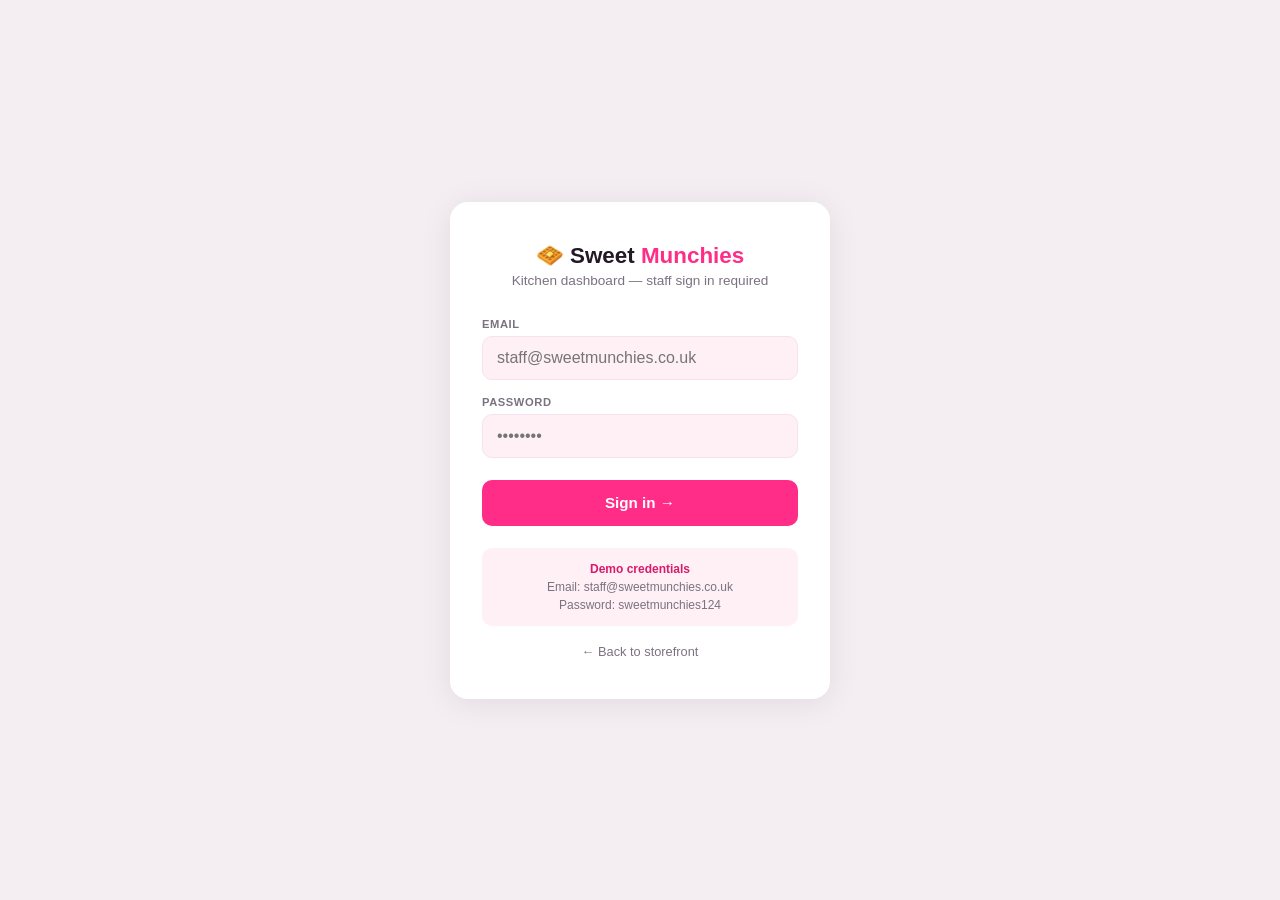
<file: admin.html>
<!DOCTYPE html>
<html lang="en-GB">
<head>
<meta charset="utf-8">
<meta name="viewport" content="width=device-width, initial-scale=1, viewport-fit=cover">
<meta name="theme-color" content="#241726">
<title>Sweet Munchies — Kitchen</title>
<link rel="icon" href="img/icon-180.png">
<link rel="stylesheet" href="css/style.css">
<style>
body{background:#f4eef2}
.admin{max-width:900px;margin:0 auto;background:#fff;min-height:100vh;padding-bottom:80px}
.abar{position:sticky;top:0;z-index:40;background:var(--ink);color:#fff;
  padding:calc(13px + env(safe-area-inset-top)) 18px 13px;display:flex;align-items:center;gap:12px}
.abar h1{margin:0;font-size:17px;font-weight:800;flex:1}
.abar .stamp{font-size:11px;opacity:.65}
.refresh{width:44px;height:44px;border-radius:50%;background:rgba(255,255,255,.12);
  display:flex;align-items:center;justify-content:center;color:#fff}
.refresh svg{width:20px;height:20px}
.tabs{display:flex;border-bottom:1px solid var(--border);position:sticky;
  top:calc(56px + env(safe-area-inset-top));background:#fff;z-index:30}
.tab{flex:1;min-height:50px;font-size:14px;font-weight:700;color:var(--muted);
  border-bottom:3px solid transparent}
.tab.on{color:var(--pink);border-bottom-color:var(--pink)}
.stats{display:grid;grid-template-columns:1fr 1fr;gap:12px;padding:16px 18px 4px}
.stat{background:var(--pink-soft);border-radius:16px;padding:14px}
.stat b{display:block;font-size:24px;font-weight:900;color:var(--ink);line-height:1.1}
.stat span{font-size:12px;color:var(--pink-dark);font-weight:700}
.ordercard{margin:14px 18px;border:1px solid var(--border);border-radius:16px;overflow:hidden}
.oc-head{display:flex;align-items:center;gap:10px;padding:14px 16px;background:#fbf6f9}
.oc-ref{font-weight:900;font-size:16px}
.pill{font-size:11px;font-weight:800;padding:5px 11px;border-radius:999px;text-transform:uppercase;letter-spacing:.4px}
.p-placed{background:#fff2cc;color:#8a6100}
.p-preparing{background:#ffe0ef;color:#a3105c}
.p-on_the_way,.p-ready{background:#dbeafe;color:#1e40af}
.p-completed{background:#dcfce7;color:#0a6b36}
.p-cancelled{background:#f1f1f1;color:#666}
.oc-time{margin-left:auto;font-size:12px;color:var(--muted)}
.oc-body{padding:14px 16px}
.oc-cust{font-weight:700;font-size:15px}
.oc-meta{font-size:13px;color:var(--muted);margin-top:2px;line-height:1.45}
.oc-items{margin:12px 0 0;padding:12px 0 0;border-top:1px solid var(--border);font-size:14px}
.oc-item{display:flex;justify-content:space-between;gap:12px;padding:4px 0}
.oc-item i{font-style:normal;color:var(--muted);font-size:12.5px;display:block}
.oc-note{margin-top:10px;background:#fff8e1;border-radius:10px;padding:10px 12px;
  font-size:13px;color:#7a5c00;font-weight:600}
.oc-total{display:flex;justify-content:space-between;margin-top:12px;padding-top:12px;
  border-top:1px solid var(--border);font-weight:800;font-size:16px}
.oc-actions{display:flex;gap:8px;padding:0 16px 16px;flex-wrap:wrap}
.oc-actions button{flex:1;min-width:120px;min-height:46px;border-radius:12px;
  font-weight:700;font-size:14px;background:var(--pink);color:#fff}
.oc-actions .sec{background:#f3eef1;color:var(--ink)}
.custrow{display:flex;gap:12px;align-items:center;padding:14px 18px;border-bottom:1px solid var(--border)}
.custrow b{display:block;font-size:15px}
.custrow span{font-size:12.5px;color:var(--muted)}
.custrow .right{margin-left:auto;text-align:right}
.optin-yes{color:var(--green);font-weight:800;font-size:12px}
.updated{font-size:12px;color:var(--muted);padding:10px 18px 0;text-align:center}
@media (min-width:768px){.stats{grid-template-columns:repeat(4,1fr)}}
</style>
</head>
<body>
<div class="admin">
  <div class="abar">
    <img src="img/logo.png" alt="" style="height:34px;width:auto">
    <div style="flex:1">
      <h1>Kitchen</h1>
      <div class="stamp">124 Oxford Road · demo build</div>
    </div>
    <button class="refresh" onclick="load()" aria-label="Refresh">
      <svg viewBox="0 0 24 24" fill="none" stroke="currentColor" stroke-width="2.2" stroke-linecap="round" stroke-linejoin="round">
        <path d="M21 12a9 9 0 1 1-2.6-6.4M21 3v6h-6"/></svg></button>
    <button class="refresh" onclick="logout()" aria-label="Sign out" title="Sign out">
      <svg viewBox="0 0 24 24" fill="none" stroke="currentColor" stroke-width="2.2" stroke-linecap="round" stroke-linejoin="round">
        <path d="M9 21H5a2 2 0 0 1-2-2V5a2 2 0 0 1 2-2h4"/><polyline points="16 17 21 12 16 7"/><line x1="21" y1="12" x2="9" y2="12"/></svg></button>
  </div>

  <div class="health" id="health">Can't reach Supabase. Check the connection.</div>

  <div class="tabs">
    <button class="tab on" data-tab="live" onclick="setTab('live')">Live orders</button>
    <button class="tab" data-tab="all" onclick="setTab('all')">All orders</button>
    <button class="tab" data-tab="cust" onclick="setTab('cust')">Customers</button>
  </div>

  <div class="stats" id="stats"></div>
  <div class="updated" id="updated"></div>
  <div id="panel"></div>
</div>

<div class="toast" id="toast"></div>

<script src="js/data.js"></script>
<script src="js/api.js"></script>
<script>
/* ============================================================
   admin.js — kitchen dashboard
   ============================================================ */

/* ── AUTH GATE ──
   The staff PIN entered at login is kept for this tab only
   (sessionStorage) and sent with every staff request below — the
   database itself checks it (sm_check_staff_pin) before returning
   any customer/order data, not just this page deciding to redirect. */
var STAFF_PIN = null;
(function () {
  try {
    STAFF_PIN = sessionStorage.getItem("sm_admin_pin");
  } catch (e) {}
  if (!STAFF_PIN) {
    window.location.href = "login.html";
  }
})();
function logout() {
  try { sessionStorage.removeItem("sm_admin_pin"); } catch (e) {}
  window.location.href = "login.html";
}

let orders = [], customers = [], tab = "live", timer = null;
const $ = id => document.getElementById(id);
const money = n => "£" + Number(n).toFixed(2);
const LIVE = ["placed", "preparing", "on_the_way", "ready"];

const NEXT = {
  placed: { label: "Start preparing", to: "preparing" },
  preparing: { label: "Out for delivery", to: "on_the_way", collectLabel: "Ready to collect", collectTo: "ready" },
  on_the_way: { label: "Mark delivered", to: "completed" },
  ready: { label: "Mark collected", to: "completed" }
};

function ago(ts) {
  const m = Math.floor((Date.now() - new Date(ts)) / 60000);
  if (m < 1) return "just now";
  if (m < 60) return m + " min ago";
  return Math.floor(m / 60) + "h " + (m % 60) + "m ago";
}

async function load() {
  try {
    [orders, customers] = await Promise.all([listOrders(100, STAFF_PIN), listCustomers(200, STAFF_PIN)]);
    $("health").style.display = "none";
  } catch (e) {
    $("health").style.display = "block";
    return;
  }
  $("updated").textContent = "Updated " + new Date().toLocaleTimeString("en-GB",
    { hour: "2-digit", minute: "2-digit", second: "2-digit" });
  renderStats(); render();
}

function renderStats() {
  const today = new Date().toDateString();
  const todays = orders.filter(o => new Date(o.created_at).toDateString() === today);
  const live = orders.filter(o => LIVE.includes(o.status));
  const rev = todays.filter(o => o.status !== "cancelled")
    .reduce((s, o) => s + Number(o.total), 0);
  const optins = customers.filter(c => c.marketing_optin).length;
  $("stats").innerHTML = `
    <div class="stat"><b>${live.length}</b><span>Live now</span></div>
    <div class="stat"><b>${todays.length}</b><span>Orders today</span></div>
    <div class="stat"><b>${money(rev)}</b><span>Takings today</span></div>
    <div class="stat"><b>${customers.length}</b><span>Customers · ${optins} opted in</span></div>`;
}

function setTab(t) {
  tab = t;
  document.querySelectorAll(".tab").forEach(x => x.classList.toggle("on", x.dataset.tab === t));
  render();
}

function orderCard(o) {
  const collect = o.fulfilment === "collection";
  const n = NEXT[o.status];
  const items = (o.items || []).map(i => `
    <div class="oc-item"><span>${i.qty} × ${i.name}
      ${i.opts && i.opts.length ? `<i>${i.opts.join(" · ")}</i>` : ""}</span>
      <span>${money(i.unit * i.qty)}</span></div>`).join("");

  let actions = "";
  if (n) {
    const label = collect && n.collectLabel ? n.collectLabel : n.label;
    const to = collect && n.collectTo ? n.collectTo : n.to;
    actions = `<button onclick="advance('${o.id}','${to}')">${label}</button>
               <button class="sec" onclick="advance('${o.id}','cancelled')">Cancel</button>`;
  }

  return `<div class="ordercard">
    <div class="oc-head">
      <span class="oc-ref">${o.order_ref}</span>
      <span class="pill p-${o.status}">${o.status.replace(/_/g, " ")}</span>
      <span class="oc-time">${ago(o.created_at)}</span>
    </div>
    <div class="oc-body">
      <div class="oc-cust">${o.customer_name} · ${collect ? "Collection" : "Delivery"}</div>
      <div class="oc-meta">
        <a href="tel:${o.customer_phone}">${o.customer_phone}</a>
        ${o.address ? "<br>" + o.address : ""}
      </div>
      <div class="oc-items">${items}</div>
      ${o.note ? `<div class="oc-note">Note: ${o.note}</div>` : ""}
      <div class="oc-total"><span>Total</span><span>${money(o.total)}</span></div>
    </div>
    ${actions ? `<div class="oc-actions">${actions}</div>` : ""}
  </div>`;
}

function render() {
  const p = $("panel");
  if (tab === "cust") {
    p.innerHTML = customers.length ? customers.map(c => `
      <div class="custrow">
        <div><b>${c.name || "—"}</b><span>${c.phone}${c.email ? " · " + c.email : ""}</span></div>
        <div class="right"><b>${money(c.total_spent)}</b>
          <span>${c.order_count} order(s) · ${c.stamps}/6 stamps</span>
          ${c.marketing_optin ? '<div class="optin-yes">Opted in</div>' : ""}</div>
      </div>`).join("")
      : `<div class="empty">No customers yet. They're added automatically at checkout.</div>`;
    return;
  }
  const list = tab === "live" ? orders.filter(o => LIVE.includes(o.status)) : orders;
  p.innerHTML = list.length ? list.map(orderCard).join("")
    : `<div class="empty">${tab === "live" ? "No live orders right now." : "No orders yet."}</div>`;
}

async function advance(id, status) {
  try {
    await setOrderStatus(id, status, STAFF_PIN);
    toast("Updated to " + status.replace(/_/g, " "));
    load();
  } catch (e) { toast(e.message); }
}

let tt;
function toast(m) {
  const t = $("toast"); t.textContent = m; t.classList.add("show");
  clearTimeout(tt); tt = setTimeout(() => t.classList.remove("show"), 2200);
}

document.addEventListener("keydown", e => {
  if (e.ctrlKey && e.shiftKey && e.key.toLowerCase() === "v")
    alert("Sweet Munchies Kitchen\nv" + APP_VERSION + "\nLaunchpad Digital Solutions");
});

load();
timer = setInterval(load, 20000);   // auto-refresh every 20s
</script>
</body>
</html>
</file>
<file: css/style.css>
:root{
  --pink:#ff2d87; --pink-dark:#d81b6a; --pink-soft:#fff0f6; --pink-pale:#ffe8f2;
  --purple:#8b5cf6; --ink:#241726; --muted:#7b7280; --surface:#fff; --bg:#fffafc;
  --border:#f6e2ec; --green:#12a150; --r:18px;
}
*{box-sizing:border-box;-webkit-tap-highlight-color:transparent}
html{-webkit-text-size-adjust:100%}
body{margin:0;background:#f4eef2;color:var(--ink);
  font-family:system-ui,-apple-system,"Segoe UI",Roboto,sans-serif;
  font-size:16px;line-height:1.45;overflow-x:hidden;overscroll-behavior:none}
button{font-family:inherit;font-size:16px;cursor:pointer;border:none;background:none;color:inherit}
input,textarea{font-family:inherit;font-size:16px;width:100%;min-height:44px;padding:10px 14px;
  border:1px solid var(--border);border-radius:12px;background:#fff}
img{max-width:100%;display:block}

.app{max-width:480px;margin:0 auto;background:var(--surface);min-height:100vh;position:relative;overflow:hidden}
.main{padding-bottom:78px}
.view{display:none}.view.active{display:block}

/* ---------- HERO with drip ---------- */
.hero{background:linear-gradient(180deg,#ffd9ea 0%,#fff2f8 62%,#fff 100%);
  padding:calc(14px + env(safe-area-inset-top)) 18px 22px;position:relative;overflow:hidden}
.hero-top{display:flex;align-items:center;justify-content:space-between;margin-bottom:14px}
.hero-top .iconbtn{width:44px;height:44px;display:flex;align-items:center;justify-content:center;
  border-radius:50%;background:rgba(255,255,255,.65)}
.brandmark{text-align:center;margin:2px 0 14px}
.brandmark img{width:82%;max-width:300px;height:auto;margin:0 auto}
.hero h2{margin:0;font-size:22px;font-weight:800;text-align:center;line-height:1.2}
.hero h2 span{color:var(--pink)}
.hero p{margin:6px 0 18px;text-align:center;font-size:14px;color:#6d5f6b}
.modes{display:grid;gap:10px}
.mode{display:flex;align-items:center;gap:14px;width:100%;min-height:62px;padding:12px 18px;
  border-radius:var(--r);background:#fff;border:2px solid var(--border);text-align:left}
.mode.sel{background:var(--pink);border-color:var(--pink);color:#fff}
.mode.sel .mode-sub{color:rgba(255,255,255,.85)}
.mode svg{width:24px;height:24px;flex-shrink:0}
.mode-label{font-weight:800;font-size:16px;letter-spacing:.3px}
.mode-sub{font-size:13px;color:var(--muted)}
.tagline{margin-top:12px;background:var(--pink-soft);border-radius:14px;padding:13px;
  text-align:center;font-size:13px;font-weight:800;letter-spacing:1.2px;color:var(--pink-dark)}

/* ---------- Search ---------- */
.searchbar{display:flex;gap:10px;padding:14px 18px 4px;align-items:center}
.searchwrap{flex:1;position:relative}
.searchwrap svg{position:absolute;left:14px;top:50%;transform:translateY(-50%);
  width:19px;height:19px;color:var(--muted)}
.searchwrap input{padding-left:42px;background:#f7f2f5;border-color:transparent;border-radius:14px}

/* ---------- Chips ---------- */
.chips{display:flex;gap:9px;overflow-x:auto;padding:14px 18px 6px;
  -webkit-overflow-scrolling:touch;scrollbar-width:none}
.chips::-webkit-scrollbar{display:none}
.chip{white-space:nowrap;padding:10px 18px;min-height:44px;border-radius:999px;
  background:#f7f2f5;font-size:14px;font-weight:700;color:#5d5460;display:flex;align-items:center;gap:6px}
.chip.on{background:var(--pink);color:#fff}

/* ---------- Featured deal banner ---------- */
.featured{margin:14px 18px 0;border-radius:var(--r);overflow:hidden;position:relative;
  background:linear-gradient(120deg,#fff3d6,#ffe6ef);display:flex;align-items:stretch;min-height:150px;
  width:calc(100% - 36px);text-align:left}
.featured-txt{flex:1;padding:16px 4px 16px 18px;display:flex;flex-direction:column;justify-content:center}
.featured-kicker{font-size:19px;font-weight:900;line-height:1.05;color:var(--pink);letter-spacing:-.3px}
.featured-badge{display:inline-block;background:var(--pink);color:#fff;font-weight:900;font-size:16px;
  padding:6px 14px;border-radius:999px;margin:9px 0;align-self:flex-start}
.featured-sub{font-size:11.5px;color:#6d5f6b;line-height:1.35}
.featured-img{width:47%;flex-shrink:0;object-fit:cover}

/* ---------- Section head ---------- */
.shead{display:flex;align-items:baseline;justify-content:space-between;padding:22px 18px 10px}
.shead h3{margin:0;font-size:18px;font-weight:800}
.shead a{font-size:13px;font-weight:700;color:var(--pink)}

/* ---------- Product grid ---------- */
.grid{display:grid;grid-template-columns:1fr 1fr;gap:12px;padding:0 18px}
.card{background:#fff;border:1px solid var(--border);border-radius:var(--r);overflow:hidden;
  text-align:left;width:100%;display:flex;flex-direction:column}
.card img{aspect-ratio:1/1;object-fit:cover;width:100%}
.card-body{padding:10px 12px 12px;flex:1;display:flex;flex-direction:column}
.card-name{font-weight:700;font-size:13.5px;line-height:1.25}
.card-desc{font-size:11.5px;color:var(--muted);margin-top:2px}
.card-foot{display:flex;align-items:center;justify-content:space-between;margin-top:auto;padding-top:10px}
.price{font-weight:800;font-size:15px}
.add{width:44px;height:44px;border-radius:14px;background:var(--pink);color:#fff;font-size:24px;
  display:flex;align-items:center;justify-content:center;margin:-6px -4px -6px 0;font-weight:300}

/* ---------- Horizontal rail ---------- */
.rail{display:flex;gap:12px;overflow-x:auto;padding:0 18px 4px;
  -webkit-overflow-scrolling:touch;scrollbar-width:none}
.rail::-webkit-scrollbar{display:none}
.rail .card{min-width:154px;max-width:154px}

/* ---------- Offers list ---------- */
.offers{display:grid;gap:0;padding:0 18px}
.offer{display:flex;gap:14px;align-items:center;padding:14px 0;border-bottom:1px solid var(--border);
  text-align:left;width:100%}
.offer img{width:78px;height:78px;border-radius:14px;object-fit:cover;flex-shrink:0}
.offer-info{flex:1;min-width:0}
.offer-name{font-weight:800;font-size:15px;line-height:1.2}
.offer-price{font-weight:800;font-size:15px;color:var(--ink);margin:2px 0}
.offer-desc{font-size:12px;color:var(--muted);line-height:1.35}
.offer .add{width:36px;height:36px;font-size:20px;border-radius:50%;margin:0;flex-shrink:0}

/* ---------- Loyalty ---------- */
.loyalty{margin:20px 18px 0;padding:18px;border-radius:var(--r);
  background:linear-gradient(135deg,#2d1339,#5f2274);color:#fff}
.loyalty h3{margin:0 0 3px;font-size:16px;font-weight:800}
.loyalty p{margin:0 0 14px;font-size:13px;opacity:.8}
.stamps{display:flex;gap:7px}
.stamp{flex:1;aspect-ratio:1;border-radius:50%;border:2px dashed rgba(255,255,255,.32);
  display:flex;align-items:center;justify-content:center;font-size:13px;font-weight:800;color:rgba(255,255,255,.6)}
.stamp.on{background:var(--pink);border:2px solid var(--pink);color:#fff}
.stamp.on svg{width:17px;height:17px}

/* ---------- Benefits strip ---------- */
.benefits{display:grid;grid-template-columns:1fr 1fr;gap:12px;margin:24px 18px 28px}
.benefit{background:var(--pink-soft);border-radius:16px;padding:14px;text-align:center}
.benefit svg{width:26px;height:26px;color:var(--pink);margin:0 auto 7px}
.benefit b{display:block;font-size:13px;color:var(--pink-dark);margin-bottom:2px}
.benefit span{font-size:11.5px;color:#7a6b78;line-height:1.3}

/* ---------- Topbar ---------- */
.topbar{position:sticky;top:0;z-index:50;background:var(--surface);border-bottom:1px solid var(--border);
  padding:calc(10px + env(safe-area-inset-top)) 14px 10px;display:flex;align-items:center;gap:10px;min-height:56px}
.topbar h1{font-size:17px;margin:0;font-weight:800;flex:1;text-align:center}
.iconbtn{width:44px;height:44px;display:flex;align-items:center;justify-content:center;
  border-radius:50%;flex-shrink:0}
.iconbtn svg{width:22px;height:22px}

/* ---------- Detail ---------- */
.detail-img{width:100%;aspect-ratio:5/4;object-fit:cover}
.detail-nav{position:absolute;top:calc(12px + env(safe-area-inset-top));left:14px;right:14px;
  display:flex;justify-content:space-between;z-index:10}
.detail-nav button{width:44px;height:44px;border-radius:50%;background:rgba(255,255,255,.92);
  display:flex;align-items:center;justify-content:center}
.detail-nav svg{width:21px;height:21px}
.detail-body{padding:20px 18px}
.detail-head{display:flex;justify-content:space-between;align-items:flex-start;gap:14px}
.detail-head h2{margin:0;font-size:24px;font-weight:800;line-height:1.15}
.detail-head .p{font-size:21px;font-weight:800;color:var(--pink);white-space:nowrap}
.detail-desc{color:var(--muted);font-size:14px;margin:8px 0 0}
.hr{height:1px;background:var(--border);margin:20px 0}
.opt-head{display:flex;align-items:baseline;gap:8px;margin-bottom:12px}
.opt-head h3{margin:0;font-size:16px;font-weight:800}
.opt-head span{font-size:12.5px;color:var(--muted);font-weight:600}
.opts{display:flex;flex-wrap:wrap;gap:9px}
.opt{padding:11px 16px;min-height:44px;border-radius:999px;background:#fff;
  border:1.5px solid var(--border);font-size:14px;font-weight:600}
.opt.on{background:var(--pink);border-color:var(--pink);color:#fff}
.opt .plus{opacity:.75;font-size:12px}
.qtyrow{display:flex;align-items:center;gap:14px;margin-top:8px}
.qty{display:flex;align-items:center;border:1.5px solid var(--border);border-radius:14px}
.qty button{width:46px;height:46px;font-size:22px;font-weight:600;display:flex;align-items:center;justify-content:center}
.qty span{width:38px;text-align:center;font-weight:800}

/* ---------- Buttons ---------- */
.btn{display:flex;align-items:center;justify-content:center;gap:10px;width:100%;min-height:54px;
  border-radius:16px;font-weight:800;font-size:16px}
.btn-primary{background:var(--pink);color:#fff}
.btn-primary:active{background:var(--pink-dark)}
.btn-ghost{background:#fff;border:1.5px solid var(--border)}
.sticky-foot{position:sticky;bottom:0;background:var(--surface);border-top:1px solid var(--border);
  padding:12px 18px calc(12px + env(safe-area-inset-bottom))}

/* ---------- Basket ---------- */
.line{display:flex;gap:13px;padding:16px 18px;border-bottom:1px solid var(--border);align-items:center}
.line img{width:62px;height:62px;border-radius:14px;object-fit:cover;flex-shrink:0}
.line-info{flex:1;min-width:0}
.line-name{font-weight:700;font-size:15px}
.line-opts{font-size:12px;color:var(--muted);margin-top:1px}
.line-right{text-align:right}
.line-price{font-weight:800;font-size:15px}
.miniqty{display:flex;align-items:center;gap:4px;margin-top:6px;justify-content:flex-end}
.miniqty button{width:30px;height:30px;border-radius:50%;background:var(--pink-soft);color:var(--pink-dark);
  font-size:17px;font-weight:700;display:flex;align-items:center;justify-content:center}
.miniqty span{width:26px;text-align:center;font-weight:700;font-size:14px}
.notebox{margin:14px 18px;padding:14px;border:1px solid var(--border);border-radius:14px;
  display:flex;justify-content:space-between;align-items:center;font-size:14px;color:var(--muted);width:calc(100% - 36px)}
.totals{padding:4px 18px 0}
.trow{display:flex;justify-content:space-between;padding:8px 0;font-size:14.5px;color:#5f5663}
.trow.grand{border-top:1px solid var(--border);margin-top:8px;padding-top:15px;
  font-size:20px;font-weight:800;color:var(--ink)}
.free{color:var(--green);font-weight:800}
.saving{margin:14px 18px 0;padding:13px 15px;border-radius:14px;background:#eafaf0;color:#0a6b36;
  font-size:12.5px;font-weight:600;display:flex;gap:9px;align-items:flex-start;line-height:1.4}
.saving svg{width:17px;height:17px;flex-shrink:0;margin-top:1px}
.empty{padding:70px 24px;text-align:center;color:var(--muted)}

/* ---------- Tracking ---------- */
.track{padding:26px 18px}
.track-hero{text-align:center;padding:14px 0 6px}
.track-hero .ring{width:104px;height:104px;margin:0 auto 16px;border-radius:50%;
  background:var(--pink-soft);display:flex;align-items:center;justify-content:center}
.track-hero .ring svg{width:52px;height:52px;color:var(--pink)}
.track-hero h2{margin:0 0 5px;font-size:23px;font-weight:800}
.track-hero p{margin:0;color:var(--muted);font-size:14px}
.steps{margin:30px 0 0;padding:0;list-style:none}
.step{display:flex;gap:15px;align-items:flex-start;padding-bottom:28px;position:relative}
.step:last-child{padding-bottom:0}
.step::before{content:"";position:absolute;left:14px;top:30px;bottom:0;width:2px;background:var(--border)}
.step:last-child::before{display:none}
.step.done::before{background:var(--green)}
.dot{width:30px;height:30px;border-radius:50%;flex-shrink:0;display:flex;align-items:center;
  justify-content:center;background:#eee6ec;z-index:1;color:#fff}
.dot svg{width:15px;height:15px}
.step.done .dot{background:var(--green)}
.step.now .dot{background:var(--pink)}
.step-label{font-weight:700;font-size:15.5px}
.step-time{font-size:13px;color:var(--muted)}

/* ---------- Bottom nav ---------- */
.bottom-nav{position:fixed;bottom:0;left:0;right:0;max-width:480px;margin:0 auto;height:60px;
  display:flex;background:var(--surface);border-top:1px solid var(--border);z-index:100;
  padding-bottom:env(safe-area-inset-bottom)}
.nav-item{flex:1;display:flex;flex-direction:column;align-items:center;justify-content:center;gap:3px;
  min-height:48px;font-size:10.5px;font-weight:700;color:#a79fa8;position:relative}
.nav-item svg{width:21px;height:21px}
.nav-item.on{color:var(--pink)}
.badge{position:absolute;top:5px;left:50%;margin-left:5px;background:var(--pink);color:#fff;
  font-size:10px;min-width:17px;height:17px;border-radius:9px;display:flex;align-items:center;
  justify-content:center;padding:0 5px;font-weight:800}

.toast{position:fixed;bottom:76px;left:50%;transform:translateX(-50%) translateY(18px);
  background:var(--ink);color:#fff;padding:12px 22px;border-radius:999px;font-size:14px;font-weight:600;
  opacity:0;pointer-events:none;transition:.22s;z-index:300;white-space:nowrap}
.toast.show{opacity:1;transform:translateX(-50%) translateY(0)}

.bugbtn{position:fixed;right:14px;bottom:74px;width:44px;height:44px;border-radius:50%;
  background:var(--ink);color:#fff;display:flex;align-items:center;justify-content:center;z-index:150;
  box-shadow:0 4px 14px rgba(0,0,0,.2)}
.bugbtn svg{width:19px;height:19px}
.modal{position:fixed;inset:0;background:var(--bg);z-index:200;overflow-y:auto;padding:22px;
  padding-bottom:calc(22px + env(safe-area-inset-bottom));display:none}
.modal.open{display:block}
.modal h2{margin:0 0 4px;font-size:20px}
.modal .fld{margin-top:15px}
.modal label{display:block;font-size:14px;font-weight:600;margin-bottom:6px}

@media (min-width:768px){
  .app{box-shadow:0 0 60px rgba(90,40,80,.13)}
  .modal{inset:auto;top:50%;left:50%;transform:translate(-50%,-50%);max-width:480px;width:90%;
    border-radius:18px;max-height:88vh}
}

/* ---------- checkout ---------- */
.fld{margin-top:16px}
.fld label{display:block;font-size:14px;font-weight:700;margin-bottom:7px}
.optin{display:flex;gap:12px;align-items:flex-start;margin-top:20px;font-size:14px;line-height:1.4}
.optin input{width:22px;height:22px;min-height:22px;flex-shrink:0;margin:0;padding:0;accent-color:var(--pink)}
.optin span{padding-top:1px}

/* ---------- health banner ---------- */
.health{display:none;background:#ffe9e9;color:#a11212;font-size:13px;font-weight:600;
  text-align:center;padding:11px 14px;border-bottom:1px solid #ffd0d0}

/* ---------- loyalty line on tracking ---------- */
.stampline{margin-top:14px;display:inline-block;background:var(--pink-soft);color:var(--pink-dark);
  font-size:13px;font-weight:700;padding:9px 16px;border-radius:999px}

/* button element used as anchor */
a.btn{text-decoration:none}

/* ---------- sticky category bar ----------
   The chips control the grid directly beneath them, so they stick to the
   top of the viewport once you scroll into the menu. Switch category
   without scrolling back up. */
.chipbar{position:sticky;top:0;z-index:35;background:#fff;
  border-bottom:1px solid var(--border);margin-bottom:12px;
  box-shadow:0 2px 8px rgba(90,40,80,.04)}
.chipbar .chips{padding:12px 18px}
/* fade at the right edge so it reads as scrollable */
.chipbar::after{content:"";position:absolute;right:0;top:0;bottom:1px;width:34px;
  background:linear-gradient(90deg,rgba(255,255,255,0),#fff);pointer-events:none}

/* ---------- postcode lookup ---------- */
.pcrow{display:flex;gap:9px}
.pcrow input{flex:1;text-transform:uppercase}
.pcbtn{min-width:88px;min-height:44px;border-radius:12px;background:var(--ink);color:#fff;
  font-weight:700;font-size:15px}
.pcbtn:disabled{opacity:.5}
.pcresult{margin-top:10px;font-size:13.5px;line-height:1.45;display:none;
  padding:11px 13px;border-radius:12px;font-weight:600}
.pcresult.show{display:block}
.pcresult.ok{background:#eafaf0;color:#0a6b36}
.pcresult.no{background:#ffe9e9;color:#a11212}
.pcresult.busy{background:#f3eef1;color:var(--muted)}
</file>
